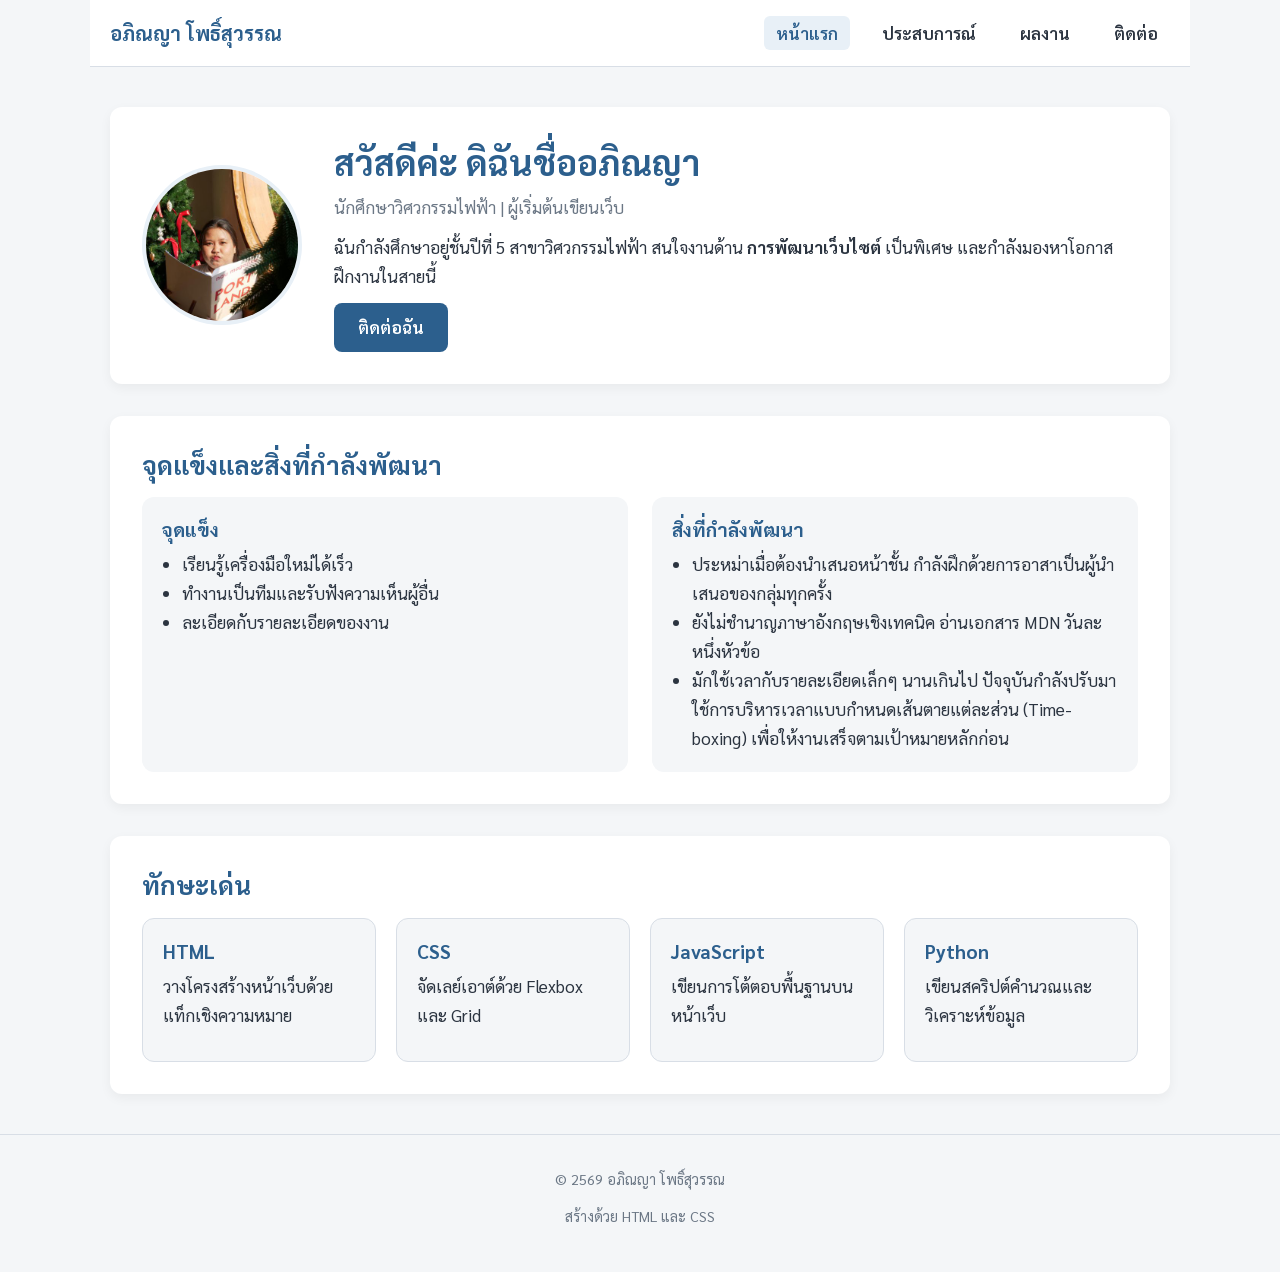
<file: index.html>
<!DOCTYPE html>
<html lang="th">
<head>
    <meta charset="UTF-8">
    <meta name="viewport" content="width=device-width, initial-scale=1.0">
    <title>หน้าแรก | Apinya Phosuwan</title>
    <link rel="preconnect" href="https://fonts.googleapis.com">
<link href="https://fonts.googleapis.com/css2?family=Sarabun:wght@400;600;700&display=swap" rel="stylesheet">
    <link rel="stylesheet" href="style.css">
</head>
<body>

    <!-- เมนูนำทาง (Navigation) -->
    <header class="site-header">
        <a href="index.html" class="logo">อภิณญา โพธิ์สุวรรณ</a>
        <nav class="site-nav">
            <ul>
                <li><a href="index.html" class="active">หน้าแรก</a></li>
                <li><a href="experience.html">ประสบการณ์</a></li>
                <li><a href="projects.html">ผลงาน</a></li>
                <li><a href="contact.html">ติดต่อ</a></li>
            </ul>
        </nav>
    </header>

    <!-- เนื้อหาหลัก (Main Content) -->
    <main>
        <!-- ส่วนที่ 1: แนะนำตัว (Hero) -->
        <section class="hero">
            <img src="images/profile.jpg" alt="รูปโปรไฟล์ของศักดิ์ระพี ไพศาลนันทน์" class="avatar">
            <div class="hero-text">
                <h1>สวัสดีค่ะ ดิฉันชื่ออภิณญา</h1>
                <p class="tagline">นักศึกษาวิศวกรรมไฟฟ้า | ผู้เริ่มต้นเขียนเว็บ</p>
                <p>
                    ฉันกำลังศึกษาอยู่ชั้นปีที่ 5 สาขาวิศวกรรมไฟฟ้า
                    สนใจงานด้าน <strong>การพัฒนาเว็บไซต์</strong> เป็นพิเศษ
                    และกำลังมองหาโอกาสฝึกงานในสายนี้
                </p>
                <a href="contact.html" class="btn">ติดต่อฉัน</a>
            </div>
        </section>

        <!-- ส่วนที่ 2: จุดแข็ง และ สิ่งที่กำลังพัฒนา -->
        <section class="about">
            <h2>จุดแข็งและสิ่งที่กำลังพัฒนา</h2>
            <div class="two-col">
                <div class="col">
                    <h3>จุดแข็ง</h3>
                    <ul>
                        <li>เรียนรู้เครื่องมือใหม่ได้เร็ว</li>
                        <li>ทำงานเป็นทีมและรับฟังความเห็นผู้อื่น</li>
                        <li>ละเอียดกับรายละเอียดของงาน</li>
                    </ul>
                </div>
                <div class="col">
                    <h3>สิ่งที่กำลังพัฒนา</h3>
                    <ul>
                        <li>ประหม่าเมื่อต้องนำเสนอหน้าชั้น กำลังฝึกด้วยการอาสาเป็นผู้นำเสนอของกลุ่มทุกครั้ง</li>
                        <li>ยังไม่ชำนาญภาษาอังกฤษเชิงเทคนิค อ่านเอกสาร MDN วันละหนึ่งหัวข้อ</li>
                        <li>มักใช้เวลากับรายละเอียดเล็กๆ นานเกินไป ปัจจุบันกำลังปรับมาใช้การบริหารเวลาแบบกำหนดเส้นตายแต่ละส่วน (Time-boxing) เพื่อให้งานเสร็จตามเป้าหมายหลักก่อน</li>
                    </ul>
                </div>
            </div>
        </section>

        <!-- ส่วนที่ 3: ทักษะเด่น -->
        <section class="skills">
            <h2>ทักษะเด่น</h2>
            <div class="skill-grid">
                <div class="skill-card">
                    <h3>HTML</h3>
                    <p>วางโครงสร้างหน้าเว็บด้วยแท็กเชิงความหมาย</p>
                </div>
                <div class="skill-card">
                    <h3>CSS</h3>
                    <p>จัดเลย์เอาต์ด้วย Flexbox และ Grid</p>
                </div>
                <div class="skill-card">
                    <h3>JavaScript</h3>
                    <p>เขียนการโต้ตอบพื้นฐานบนหน้าเว็บ</p>
                </div>
                <div class="skill-card">
                    <h3>Python</h3>
                    <p>เขียนสคริปต์คำนวณและวิเคราะห์ข้อมูล</p>
                </div>
            </div>
        </section>
    </main>

    <!-- ท้ายเว็บ (Footer) -->
    <footer class="site-footer">
        <p>&copy; 2569 อภิณญา โพธิ์สุวรรณ</p>
        <p>สร้างด้วย HTML และ CSS</p>
    </footer>

    <script src="script.js"></script>
</body>
</html>
</file>
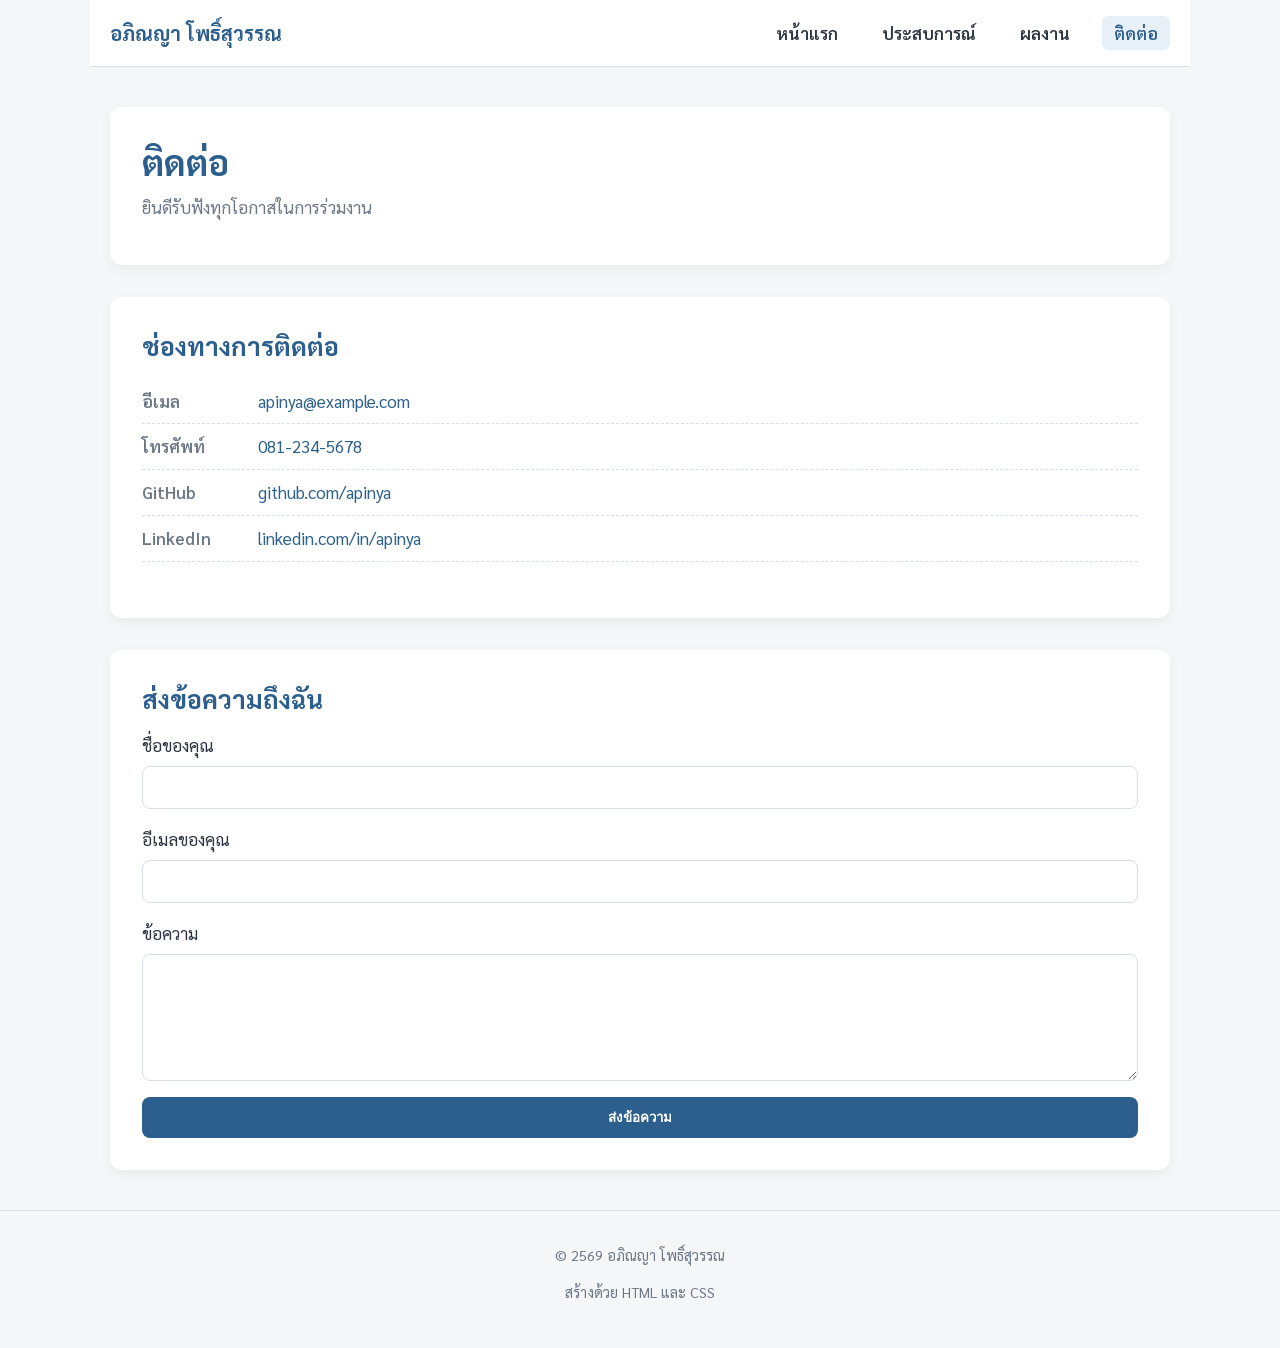
<file: contact.html>
<!DOCTYPE html>
<html lang="th">
<head>
    <meta charset="UTF-8">
    <meta name="viewport" content="width=device-width, initial-scale=1.0">
    <title>ติดต่อ | อภิณญา โพธิ์สุวรรณ</title>
    <link rel="preconnect" href="https://fonts.googleapis.com">
    <link href="https://fonts.googleapis.com/css2?family=Sarabun:wght@400;600;700&display=swap" rel="stylesheet">
    <link rel="stylesheet" href="style.css">
</head>
<body>

    <!-- เมนูนำทาง -->
    <header class="site-header">
        <a href="index.html" class="logo">อภิณญา โพธิ์สุวรรณ</a>
        <nav class="site-nav">
            <ul>
                <li><a href="index.html">หน้าแรก</a></li>
                <li><a href="experience.html">ประสบการณ์</a></li>
                <li><a href="projects.html">ผลงาน</a></li>
                <li><a href="contact.html" class="active">ติดต่อ</a></li>
            </ul>
        </nav>
    </header>

    <!-- เนื้อหาหลักหน้าติดต่อ -->
    <main>
        <section class="page-head">
            <h1>ติดต่อ</h1>
            <p class="tagline">ยินดีรับฟังทุกโอกาสในการร่วมงาน</p>
        </section>

        <!-- ช่องทางการติดต่อ -->
        <section>
            <h2>ช่องทางการติดต่อ</h2>
            <ul class="contact-list">
                <li>
                    <span class="label">อีเมล</span>
                    <a href="mailto:apinya@example.com">apinya@example.com</a>
                </li>
                <li>
                    <span class="label">โทรศัพท์</span>
                    <a href="tel:+66812345678">081-234-5678</a>
                </li>
                <li>
                    <span class="label">GitHub</span>
                    <a href="https://github.com/apinya" target="_blank" rel="noopener">github.com/apinya</a>
                </li>
                <li>
                    <span class="label">LinkedIn</span>
                    <a href="https://linkedin.com/in/apinya" target="_blank" rel="noopener">linkedin.com/in/apinya</a>
                </li>
            </ul>
        </section>

        <!-- แบบฟอร์มส่งข้อความ -->
        <section>
            <h2>ส่งข้อความถึงฉัน</h2>
            <form class="contact-form" action="https://formspree.io/f/YOURID" method="POST">
                <div class="field">
                    <label for="name">ชื่อของคุณ</label>
                    <input type="text" id="name" name="name" required>
                </div>
                <div class="field">
                    <label for="email">อีเมลของคุณ</label>
                    <input type="email" id="email" name="email" required>
                </div>
                <div class="field">
                    <label for="message">ข้อความ</label>
                    <textarea id="message" name="message" rows="5" required></textarea>
                </div>
                <button type="submit" class="btn">ส่งข้อความ</button>
            </form>
        </section>
    </main>

    <!-- ท้ายเว็บ -->
    <footer class="site-footer">
        <p>&copy; 2569 อภิณญา โพธิ์สุวรรณ</p>
        <p>สร้างด้วย HTML และ CSS</p>
    </footer>

    <script src="script.js"></script>
</body>
</html>
</file>
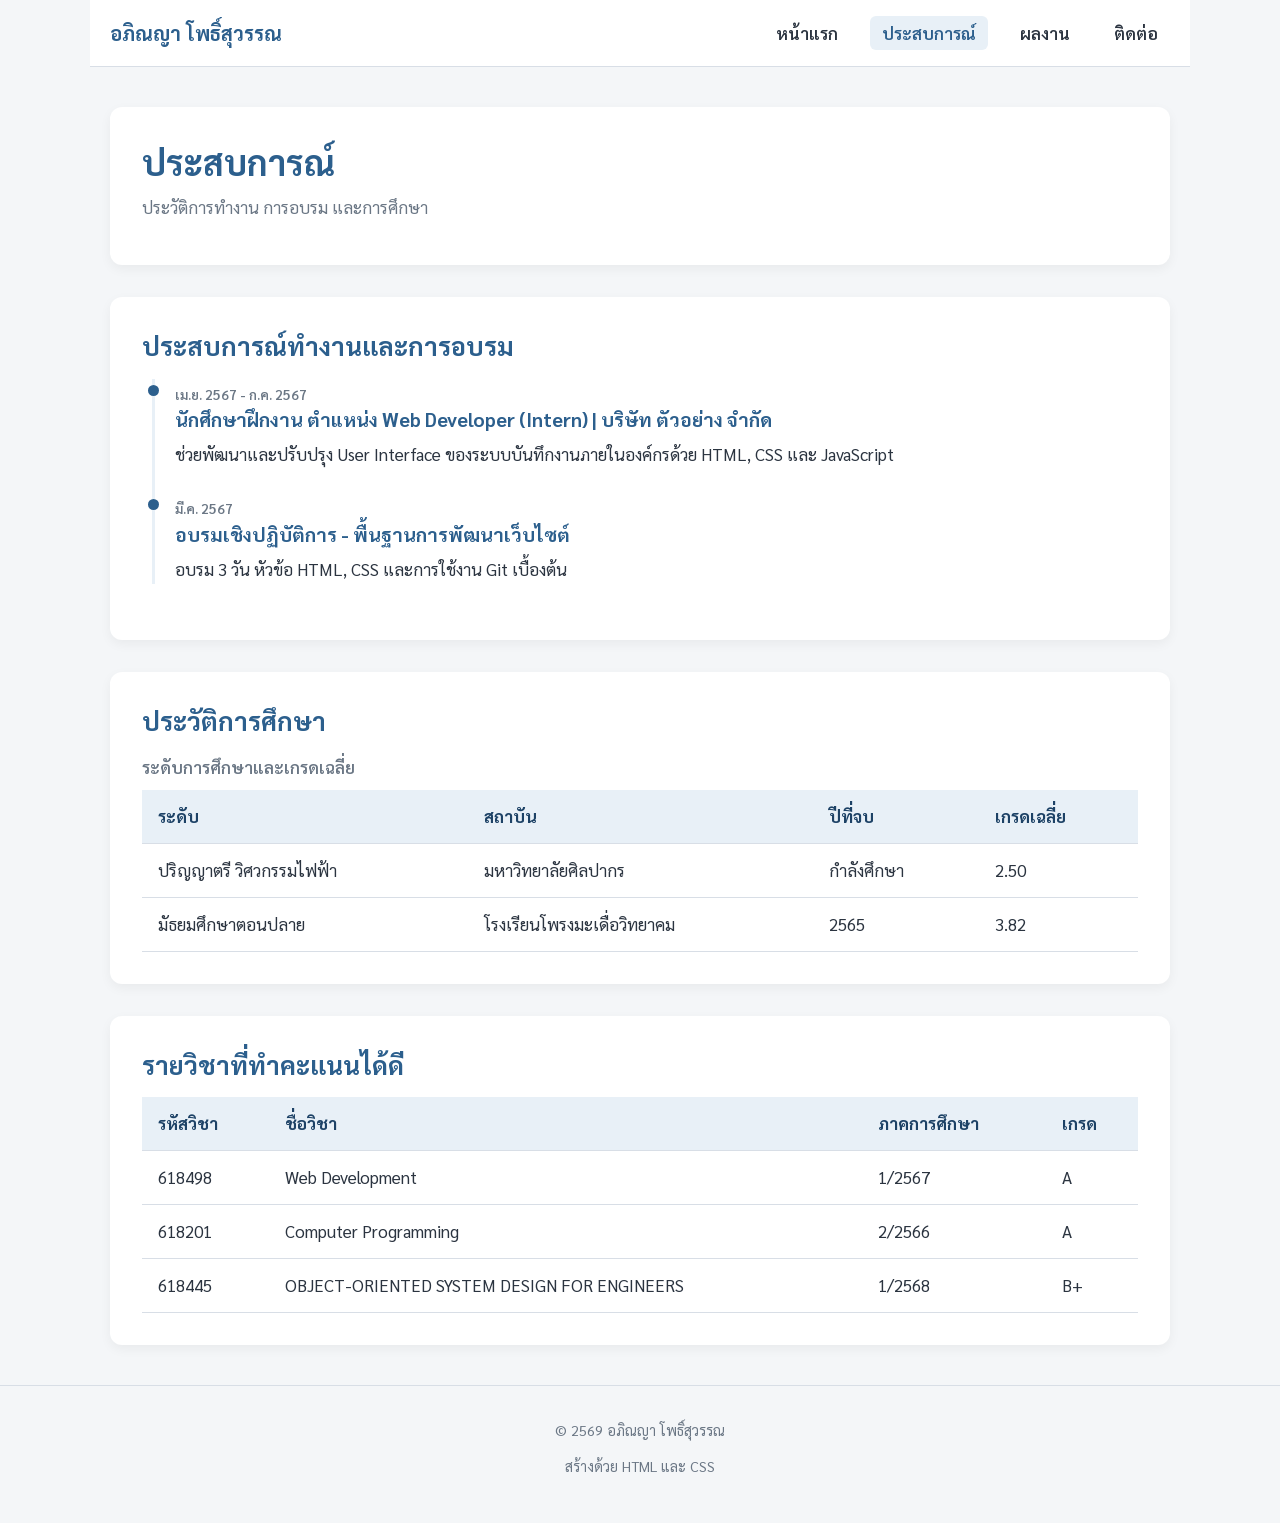
<file: experience.html>
<!DOCTYPE html>
<html lang="th">
<head>
    <meta charset="UTF-8">
    <meta name="viewport" content="width=device-width, initial-scale=1.0">
    <title>ประสบการณ์ | อภิณญา โพธิ์สุวรรณ</title>
    <link rel="preconnect" href="https://fonts.googleapis.com">
<link href="https://fonts.googleapis.com/css2?family=Sarabun:wght@400;600;700&display=swap" rel="stylesheet">
    <link rel="stylesheet" href="style.css">
</head>
<body>

    <!-- เมนูนำทาง (ย้าย class="active" มาที่ประสบการณ์) -->
    <header class="site-header">
        <a href="index.html" class="logo">อภิณญา โพธิ์สุวรรณ</a>
        <nav class="site-nav">
            <ul>
                <li><a href="index.html">หน้าแรก</a></li>
                <li><a href="experience.html" class="active">ประสบการณ์</a></li>
                <li><a href="projects.html">ผลงาน</a></li>
                <li><a href="contact.html">ติดต่อ</a></li>
            </ul>
        </nav>
    </header>

    <!-- เนื้อหาหลักหน้าประสบการณ์ -->
    <main>
        <section class="page-head">
            <h1>ประสบการณ์</h1>
            <p class="tagline">ประวัติการทำงาน การอบรม และการศึกษา</p>
        </section>

        <!-- ส่วนที่ 1: ไทม์ไลน์ประสบการณ์และการอบรม -->
        <section>
            <h2>ประสบการณ์ทำงานและการอบรม</h2>
            <div class="timeline">
                <article class="timeline-item">
                    <span class="period">เม.ย. 2567 - ก.ค. 2567</span>
                    <h3>นักศึกษาฝึกงาน ตำแหน่ง Web Developer (Intern) | บริษัท ตัวอย่าง จำกัด</h3>
                    <p>ช่วยพัฒนาและปรับปรุง User Interface ของระบบบันทึกงานภายในองค์กรด้วย HTML, CSS และ JavaScript</p>
                </article>
                <article class="timeline-item">
                    <span class="period">มี.ค. 2567</span>
                    <h3>อบรมเชิงปฏิบัติการ - พื้นฐานการพัฒนาเว็บไซต์</h3>
                    <p>อบรม 3 วัน หัวข้อ HTML, CSS และการใช้งาน Git เบื้องต้น</p>
                </article>
            </div>
        </section>

        <!-- ส่วนที่ 2: ตารางประวัติการศึกษา -->
        <section>
            <h2>ประวัติการศึกษา</h2>
            <table class="grade-table">
                <caption>ระดับการศึกษาและเกรดเฉลี่ย</caption>
                <thead>
                    <tr>
                        <th>ระดับ</th>
                        <th>สถาบัน</th>
                        <th>ปีที่จบ</th>
                        <th>เกรดเฉลี่ย</th>
                    </tr>
                </thead>
                <tbody>
                    <tr>
                        <td>ปริญญาตรี วิศวกรรมไฟฟ้า</td>
                        <td>มหาวิทยาลัยศิลปากร</td>
                        <td>กำลังศึกษา</td>
                        <td>2.50</td>
                    </tr>
                    <tr>
                        <td>มัธยมศึกษาตอนปลาย</td>
                        <td>โรงเรียนโพรงมะเดื่อวิทยาคม</td>
                        <td>2565</td>
                        <td>3.82</td>
                    </tr>
                </tbody>
            </table>
        </section>

        <!-- ส่วนที่ 3: ตารางรายวิชาที่เด่น -->
        <section>
            <h2>รายวิชาที่ทำคะแนนได้ดี</h2>
            <table class="grade-table">
                <thead>
                    <tr>
                        <th>รหัสวิชา</th>
                        <th>ชื่อวิชา</th>
                        <th>ภาคการศึกษา</th>
                        <th>เกรด</th>
                    </tr>
                </thead>
                <tbody>
                    <tr><td>618498</td><td>Web Development</td><td>1/2567</td><td>A</td></tr>
                    <tr><td>618201</td><td>Computer Programming</td><td>2/2566</td><td>A</td></tr>
                    <tr><td>618445</td><td>OBJECT-ORIENTED SYSTEM DESIGN FOR ENGINEERS</td><td>1/2568</td><td>B+</td></tr>
                </tbody>
            </table>
        </section>
    </main>

    <!-- ท้ายเว็บ -->
    <footer class="site-footer">
        <p>&copy; 2569 อภิณญา โพธิ์สุวรรณ</p>
        <p>สร้างด้วย HTML และ CSS</p>
    </footer>

    <script src="script.js"></script>
</body>
</html>
</file>
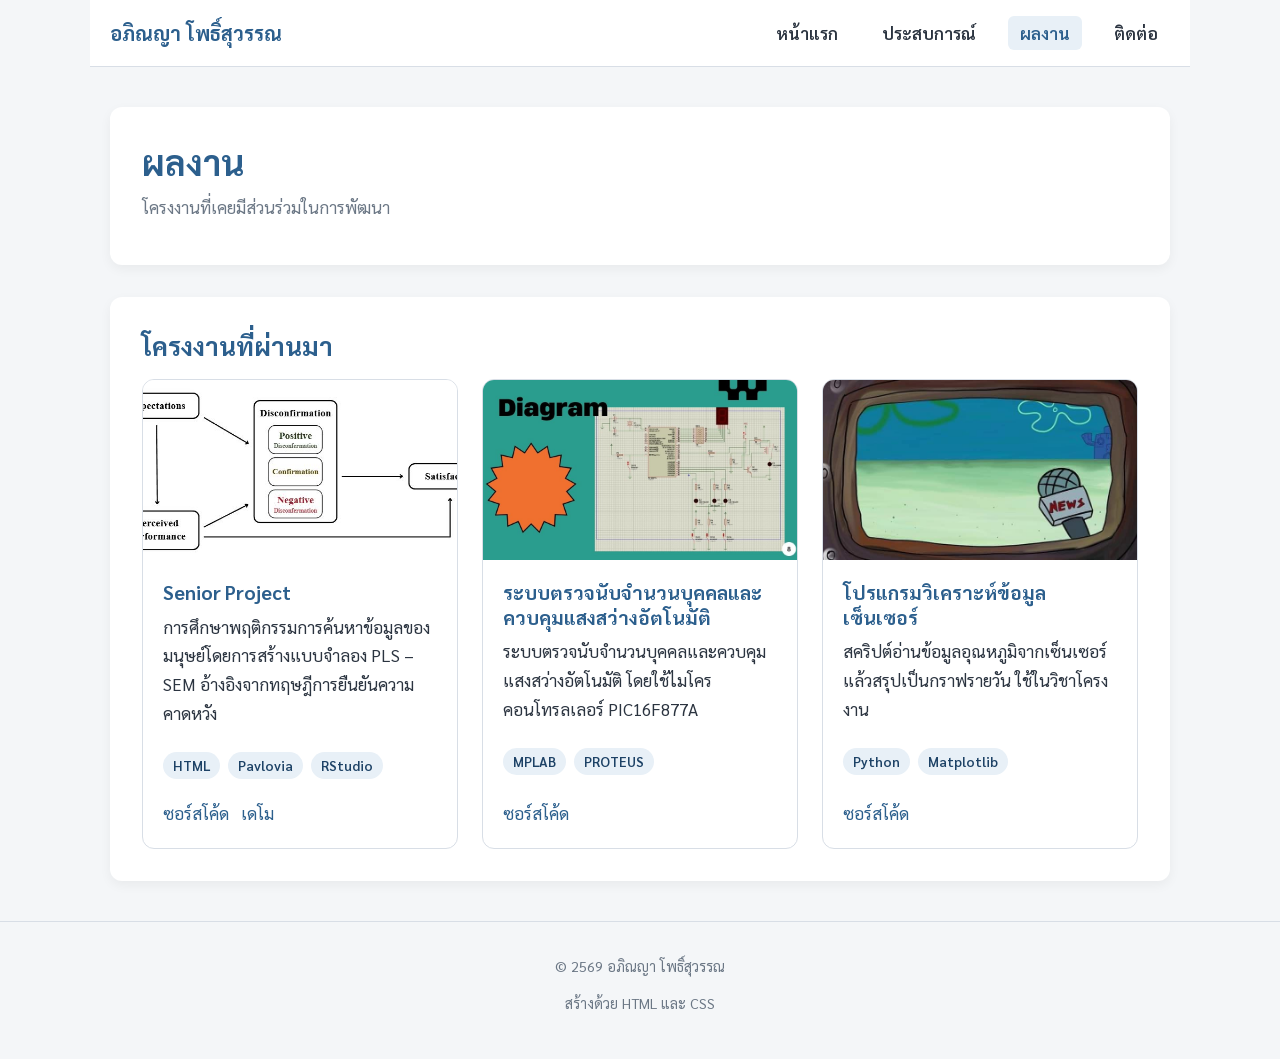
<file: projects.html>
<!DOCTYPE html>
<html lang="th">
<head>
    <meta charset="UTF-8">
    <meta name="viewport" content="width=device-width, initial-scale=1.0">
    <title>ผลงาน | อภิณญา โพธิ์สุวรรณ</title>
    <link rel="preconnect" href="https://fonts.googleapis.com">
<link href="https://fonts.googleapis.com/css2?family=Sarabun:wght@400;600;700&display=swap" rel="stylesheet">
    <link rel="stylesheet" href="style.css">
</head>
<body>

    <!-- เมนูนำทาง (ย้าย class="active" มาที่ผลงาน) -->
    <header class="site-header">
        <a href="index.html" class="logo">อภิณญา โพธิ์สุวรรณ</a>
        <nav class="site-nav">
            <ul>
                <li><a href="index.html">หน้าแรก</a></li>
                <li><a href="experience.html">ประสบการณ์</a></li>
                <li><a href="projects.html" class="active">ผลงาน</a></li>
                <li><a href="contact.html">ติดต่อ</a></li>
            </ul>
        </nav>
    </header>

    <!-- เนื้อหาหลักหน้าผลงาน -->
    <main>
        <section class="page-head">
            <h1>ผลงาน</h1>
            <p class="tagline">โครงงานที่เคยมีส่วนร่วมในการพัฒนา</p>
        </section>

        <section>
            <h2>โครงงานที่ผ่านมา</h2>
            <div class="project-grid">

                <!-- การ์ดผลงานที่ 1 -->
                <article class="project-card">
                    <img src="images/project1.jpg" alt="โมเดลทฤษฎีการยืนยันความคาดหวัง">
                    <div class="project-body">
                        <h3>Senior Project</h3>
                        <p>
                            การศึกษาพฤติกรรมการค้นหาข้อมูลของมนุษย์โดยการสร้างแบบจำลอง PLS – SEM
                            อ้างอิงจากทฤษฎีการยืนยันความคาดหวัง
                        </p>
                        <ul class="tech-list">
                            <li>HTML</li>
                            <li>Pavlovia</li>
                            <li>RStudio</li>
                        </ul>
                        <div class="project-links">
                            <a href="https://github.com/username/repair-system" target="_blank" rel="noopener">ซอร์สโค้ด</a>
                            <a href="https://username.github.io/repair-system" target="_blank" rel="noopener">เดโม</a>
                        </div>
                    </div>
                </article>

                <!-- การ์ดผลงานที่ 2 -->
                <article class="project-card">
                    <img src="images/project2.jpg" alt="ภาพหน้าจอเครื่องคิดเลขวิศวกรรม">
                    <div class="project-body">
                        <h3>ระบบตรวจนับจำนวนบุคคลและควบคุมแสงสว่างอัตโนมัติ</h3>
                        <p>
                            ระบบตรวจนับจำนวนบุคคลและควบคุมแสงสว่างอัตโนมัติ 
                            โดยใช้ไมโครคอนโทรลเลอร์ PIC16F877A
                        </p>
                        <ul class="tech-list">
                            <li>MPLAB</li>
                            <li>PROTEUS</li>
                        </ul>
                        <div class="project-links">
                            <a href="https://github.com/username/ee-calculator" target="_blank" rel="noopener">ซอร์สโค้ด</a>
                        </div>
                    </div>
                </article>

                <!-- การ์ดผลงานที่ 3 -->
                <article class="project-card">
                    <img src="images/project3.jpg" alt="ภาพหน้าจอโปรแกรมวิเคราะห์ข้อมูลเซ็นเซอร์">
                    <div class="project-body">
                        <h3>โปรแกรมวิเคราะห์ข้อมูลเซ็นเซอร์</h3>
                        <p>
                            สคริปต์อ่านข้อมูลอุณหภูมิจากเซ็นเซอร์
                            แล้วสรุปเป็นกราฟรายวัน ใช้ในวิชาโครงงาน
                        </p>
                        <ul class="tech-list">
                            <li>Python</li>
                            <li>Matplotlib</li>
                        </ul>
                        <div class="project-links">
                            <a href="https://github.com/username/sensor-analysis" target="_blank" rel="noopener">ซอร์สโค้ด</a>
                        </div>
                    </div>
                </article>

            </div>
        </section>
    </main>

    <!-- ท้ายเว็บ -->
    <footer class="site-footer">
        <p>&copy; 2569 อภิณญา โพธิ์สุวรรณ</p>
        <p>สร้างด้วย HTML และ CSS</p>
    </footer>

    <script src="script.js"></script>
</body>
</html>
</file>
<file: style.css>
/* 1. รีเซ็ตค่าเริ่มต้นของเบราว์เซอร์ */
* {
    margin: 0;
    padding: 0;
    box-sizing: border-box;
}

/* 2. ตัวแปรของทั้งเว็บ (ระบบสีและระยะห่าง) */
:root {
    /* สีหลัก */
    --brand: #2c5f8d;
    --brand-dark: #1d4266;
    --brand-light: #e8f0f7;
    
    /* สีข้อความ */
    --text: #2b3440;
    --text-muted: #6b7785;
    
    /* สีพื้นหลังและเส้นขอบ */
    --bg: #f4f6f8;
    --surface: #ffffff;
    --border: #d8dee6;
    
    /* ระยะห่างและระยะโค้งมาตรฐาน */
    --gap: 24px;
    --radius: 12px;
    --max-width: 1100px;
}

/* 3. ตัวอักษรและพื้นหลังของทั้งเว็บ */
body {
    font-family: "Sarabun", "Segoe UI", Tahoma, sans-serif;
    font-size: 17px;
    line-height: 1.7;
    color: var(--text);
    background-color: var(--bg);
}

h1, h2, h3 {
    line-height: 1.3;
    color: var(--brand);
}

h1 { font-size: 2.2rem; margin-bottom: 8px; }
h2 { font-size: 1.6rem; margin-bottom: 16px; }
h3 { font-size: 1.2rem; margin-bottom: 8px; }

p { margin-bottom: 12px; }

a {
    color: var(--brand);
    text-decoration: none;
}

a:hover {
    text-decoration: underline;
}

.tagline {
    color: var(--text-muted);
    font-size: 1.05rem;
}

/* 4. จัดกรอบโครงสร้างหน้าเว็บหลัก */
main {
    max-width: var(--max-width);
    margin: 40px auto;
    padding: 0 20px;
}

section {
    background-color: var(--surface);
    padding: 32px;
    border-radius: var(--radius);
    box-shadow: 0 4px 12px rgba(0, 0, 0, 0.05);
    margin-bottom: 32px;
}

/* 5. เมนูนำทางด้านบน (Header & Nav - Flexbox) */
.site-header {
    background-color: var(--surface);
    border-bottom: 1px solid var(--border);
    padding: 16px 20px;
    display: flex;
    justify-content: space-between;
    align-items: center;
    max-width: var(--max-width);
    margin: 0 auto;
}

.site-header .logo {
    font-size: 1.25rem;
    font-weight: 700;
    color: var(--brand);
}

.site-nav ul {
    list-style: none;
    display: flex;
    gap: 20px;
}

.site-nav a {
    color: var(--text);
    font-weight: 600;
    padding: 6px 12px;
    border-radius: 6px;
    transition: all 0.2s ease;
}

.site-nav a:hover,
.site-nav a.active {
    color: var(--brand);
    background-color: var(--brand-light);
    text-decoration: none;
}

/* 6. ส่วนแนะนำตัว (Hero Section - Flexbox) */
.hero {
    display: flex;
    align-items: center;
    gap: 32px;
}

.avatar {
    width: 160px;
    height: 160px;
    border-radius: 50%;
    object-fit: cover;
    border: 4px solid var(--brand-light);
    flex-shrink: 0;
}

/* 7. จัดกล่อง 2 คอลัมน์ (Two Column Layout - Flexbox) */
.two-col {
    display: flex;
    gap: var(--gap);
}

.col {
    flex: 1;
    background-color: var(--bg);
    padding: 20px;
    border-radius: var(--radius);
}

.col ul {
    padding-left: 20px;
}

/* 8. ปุ่มกด (Buttons) */
.btn {
    display: inline-block;
    background-color: var(--brand);
    color: #ffffff;
    padding: 10px 24px;
    border-radius: 8px;
    font-weight: 600;
    border: none;
    cursor: pointer;
    transition: background-color 0.2s ease;
}

.btn:hover {
    background-color: var(--brand-dark);
    text-decoration: none;
    color: #ffffff;
}

/* 9. ส่วนท้ายเว็บ (Footer) */
.site-footer {
    text-align: center;
    padding: 32px 20px;
    color: var(--text-muted);
    font-size: 0.9rem;
    border-top: 1px solid var(--border);
    margin-top: 40px;
}

/* 10. การ์ดทักษะเด่น (CSS Grid) */
.skill-grid {
    display: grid;
    grid-template-columns: repeat(auto-fit, minmax(200px, 1fr));
    gap: 20px;
}

.skill-card {
    background-color: var(--bg);
    padding: 20px;
    border-radius: var(--radius);
    border: 1px solid var(--border);
    transition: transform 0.2s ease, box-shadow 0.2s ease;
}

.skill-card:hover {
    transform: translateY(-4px);
    box-shadow: 0 6px 16px rgba(0, 0, 0, 0.08);
}

/* 11. การ์ดแสดงผลงาน (Project Cards Grid) */
.project-grid {
    display: grid;
    grid-template-columns: repeat(auto-fit, minmax(280px, 1fr));
    gap: 24px;
}

.project-card {
    background-color: var(--surface);
    border: 1px solid var(--border);
    border-radius: var(--radius);
    overflow: hidden;
    display: flex;
    flex-direction: column;
    transition: transform 0.2s ease;
}

.project-card:hover {
    transform: translateY(-4px);
}

.project-card img {
    width: 100%;
    height: 180px;
    object-fit: cover;
}

.project-body {
    padding: 20px;
    display: flex;
    flex-direction: column;
    flex-grow: 1;
}

.tech-list {
    list-style: none;
    display: flex;
    flex-wrap: wrap;
    gap: 8px;
    margin: 12px 0 20px 0;
}

.tech-list li {
    background-color: var(--brand-light);
    color: var(--brand-dark);
    font-size: 0.85rem;
    padding: 2px 10px;
    border-radius: 20px;
    font-weight: 600;
}

.project-links {
    margin-top: auto;
    display: flex;
    gap: 12px;
}

/* 12. เส้นไทม์ไลน์ประสบการณ์ */
.timeline {
    border-left: 3px solid var(--brand-light);
    padding-left: 20px;
    margin-left: 10px;
}

.timeline-item {
    position: relative;
    margin-bottom: 24px;
}

.timeline-item::before {
    content: "";
    position: absolute;
    left: -27px;
    top: 6px;
    width: 11px;
    height: 11px;
    background-color: var(--brand);
    border-radius: 50%;
}

.period {
    font-size: 0.85rem;
    color: var(--text-muted);
    font-weight: 600;
}

/* 13. ตารางประวัติการศึกษาและเกรด */
.grade-table {
    width: 100%;
    border-collapse: collapse;
    margin-top: 12px;
}

.grade-table caption {
    text-align: left;
    font-weight: 600;
    margin-bottom: 8px;
    color: var(--text-muted);
}

.grade-table th,
.grade-table td {
    padding: 12px 16px;
    text-align: left;
    border-bottom: 1px solid var(--border);
}

.grade-table th {
    background-color: var(--brand-light);
    color: var(--brand-dark);
}

/* 14. หน้าติดต่อและแบบฟอร์ม */
.contact-list {
    list-style: none;
    margin-bottom: 24px;
}

.contact-list li {
    display: flex;
    gap: 16px;
    padding: 8px 0;
    border-bottom: 1px dashed var(--border);
}

.contact-list .label {
    font-weight: 600;
    width: 100px;
    color: var(--text-muted);
}

.contact-form {
    display: flex;
    flex-direction: column;
    gap: 16px;
}

.field {
    display: flex;
    flex-direction: column;
    gap: 6px;
}

.field input,
.field textarea {
    padding: 10px 14px;
    border: 1px solid var(--border);
    border-radius: 8px;
    font-family: inherit;
    font-size: 1rem;
}

.field input:focus,
.field textarea:focus {
    outline: none;
    border-color: var(--brand);
    box-shadow: 0 0 0 3px var(--brand-light);
}

/* 15. ปรับการแสดงผลสำหรับหน้าจอมือถือ (Responsive Design) */
@media (max-width: 768px) {
    /* ปรับเมนูนำทางให้อยู่ตรงกลางบนมือถือ */
    .site-header {
        flex-direction: column;
        gap: 16px;
        text-align: center;
    }

    .site-nav ul {
        flex-wrap: wrap;
        justify-content: center;
        gap: 8px;
    }

    /* ปรับส่วนแนะนำตัวเป็นแนวตั้ง รูปอยู่บน ข้อความรูปร่างอยู่ล่าง */
    .hero {
        flex-direction: column;
        text-align: center;
    }

    /* ปรับกล่อง 2 คอลัมน์ (จุดแข็ง/จุดอ่อน) ให้เรียงต่อกันเป็นแนวตั้ง */
    .two-col {
        flex-direction: column;
    }

    /* ลดขนาด Padding ของกรอบข้อความให้พอดีกับจอแคบ */
    section {
        padding: 20px;
    }

    /* ปรับรายการหน้าติดต่อให้ซ้อนบรรทัดกัน */
    .contact-list li {
        flex-direction: column;
        gap: 4px;
    }

    .contact-list .label {
        width: auto;
    }

    /* ป้องกันตารางล้นจอด้วยการเพิ่มแถบ Scroll แนวนอน */
    .grade-table {
        display: block;
        overflow-x: auto;
        white-space: nowrap;
    }
}
</file>
